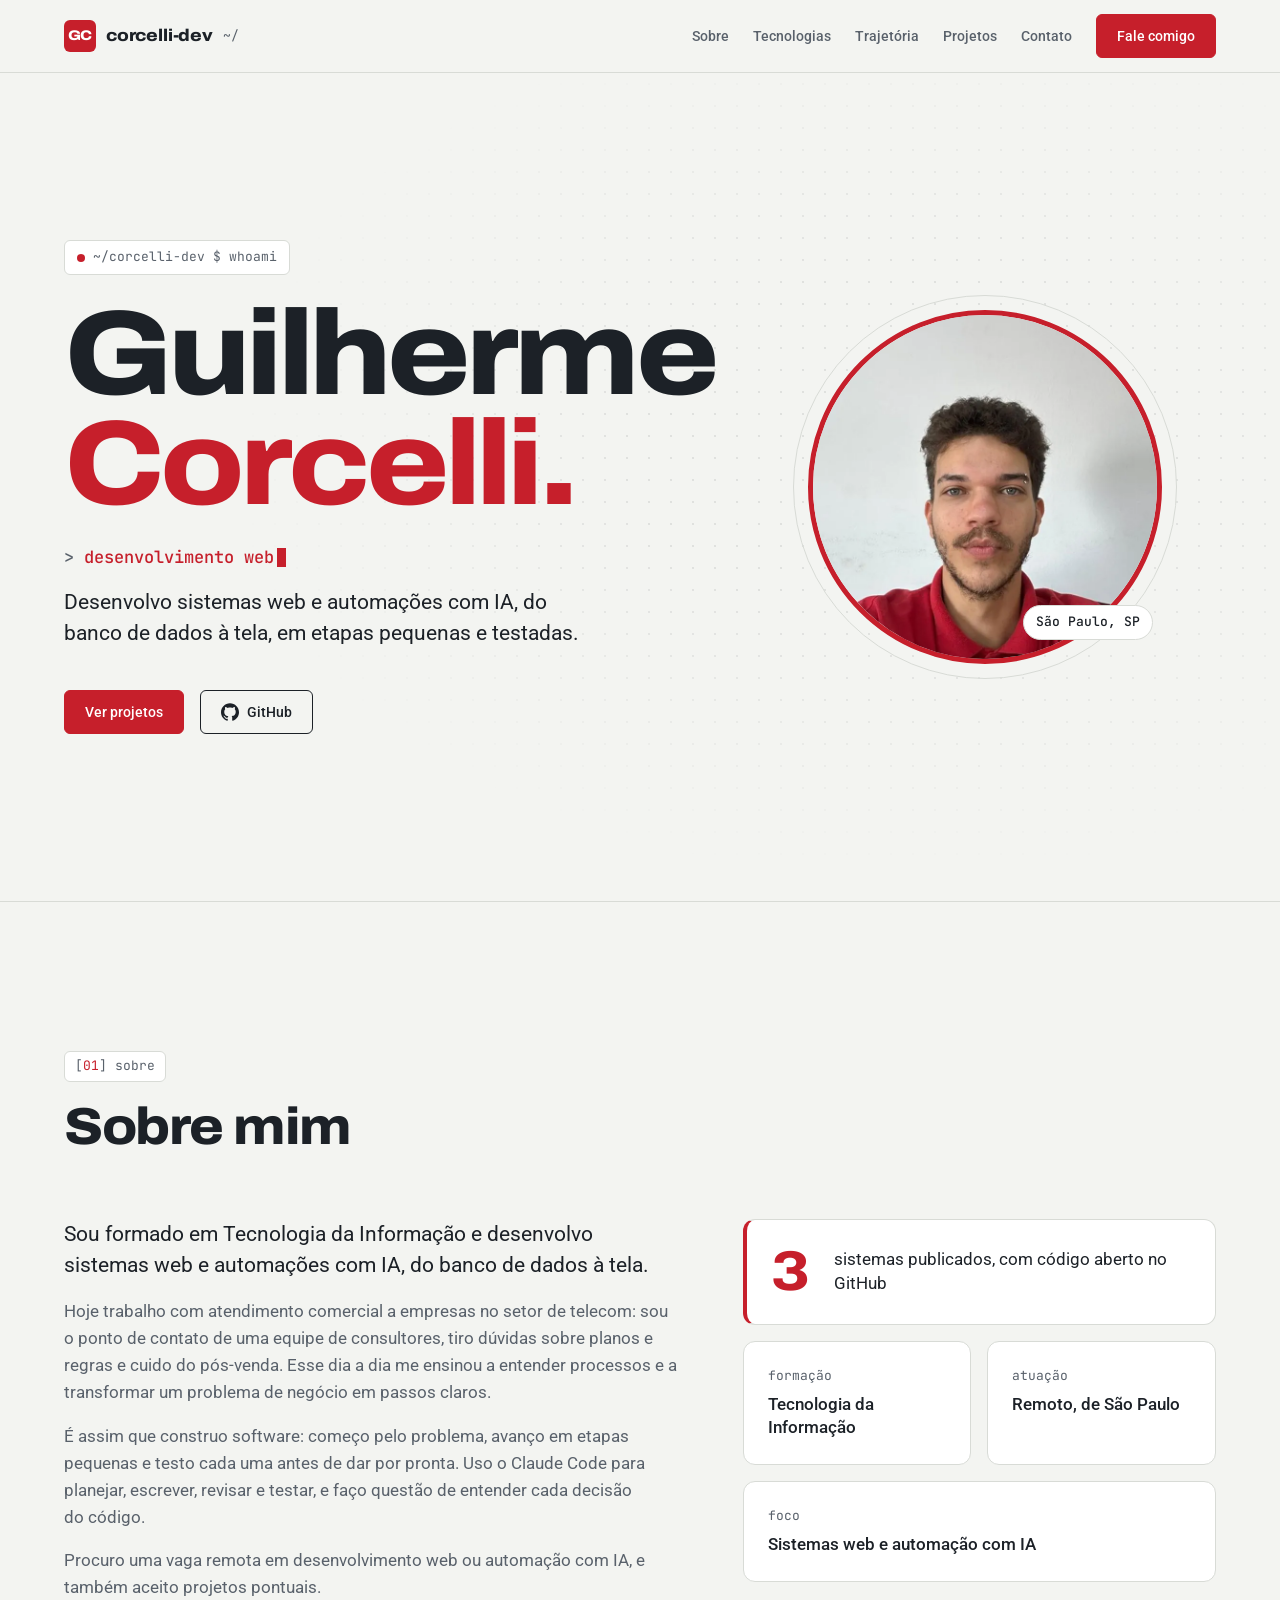
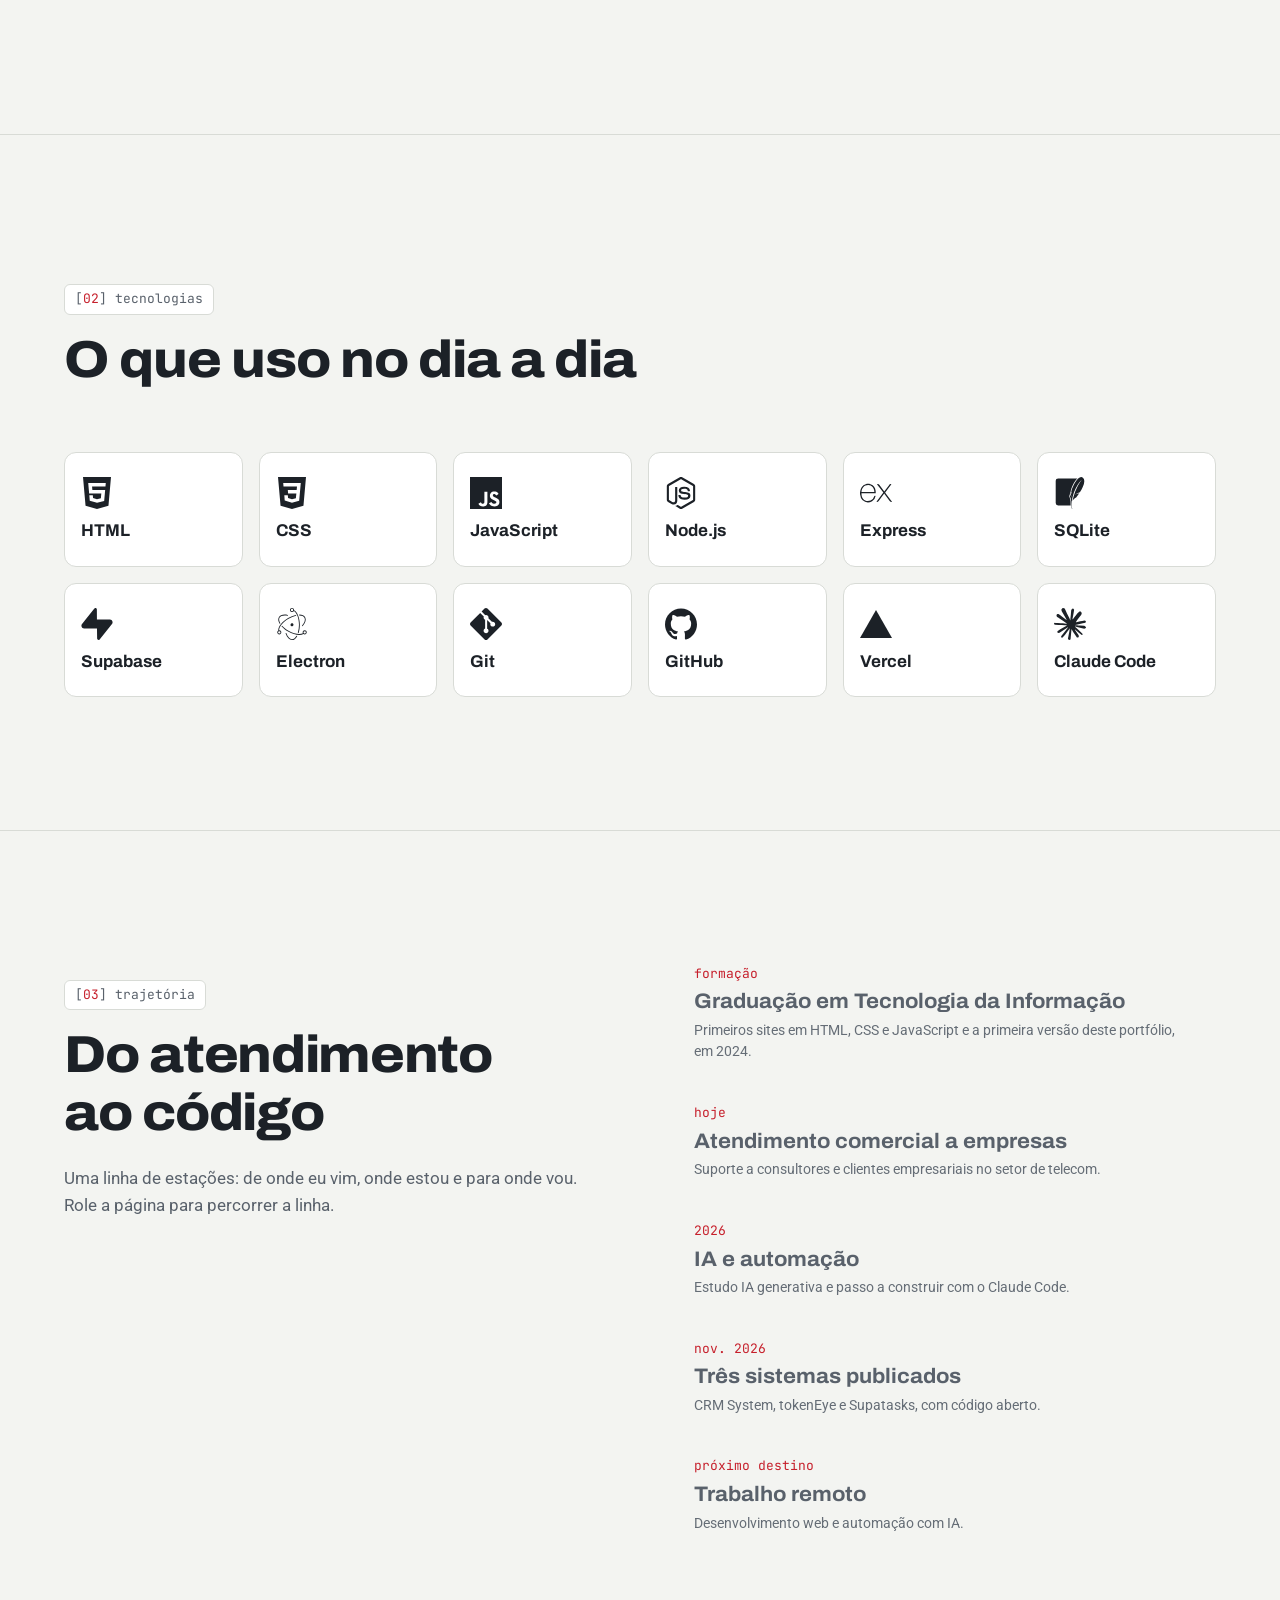
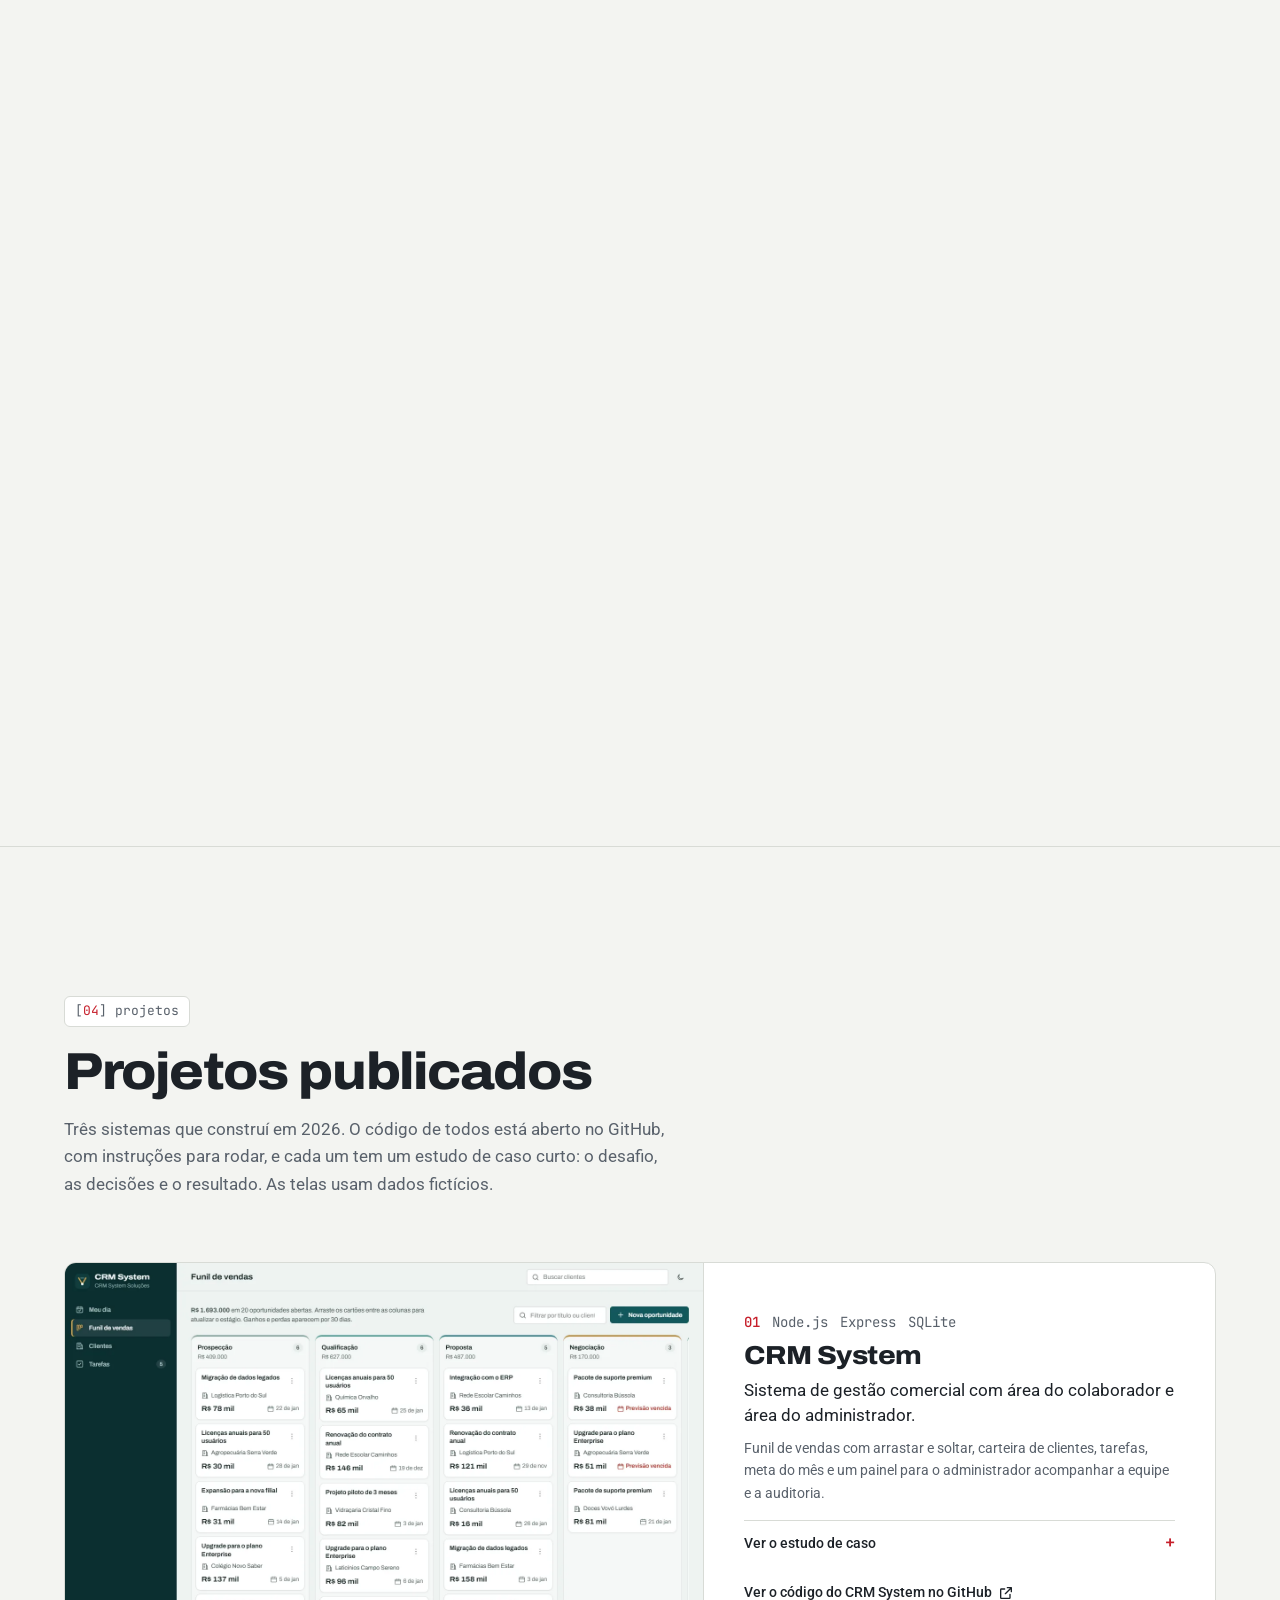
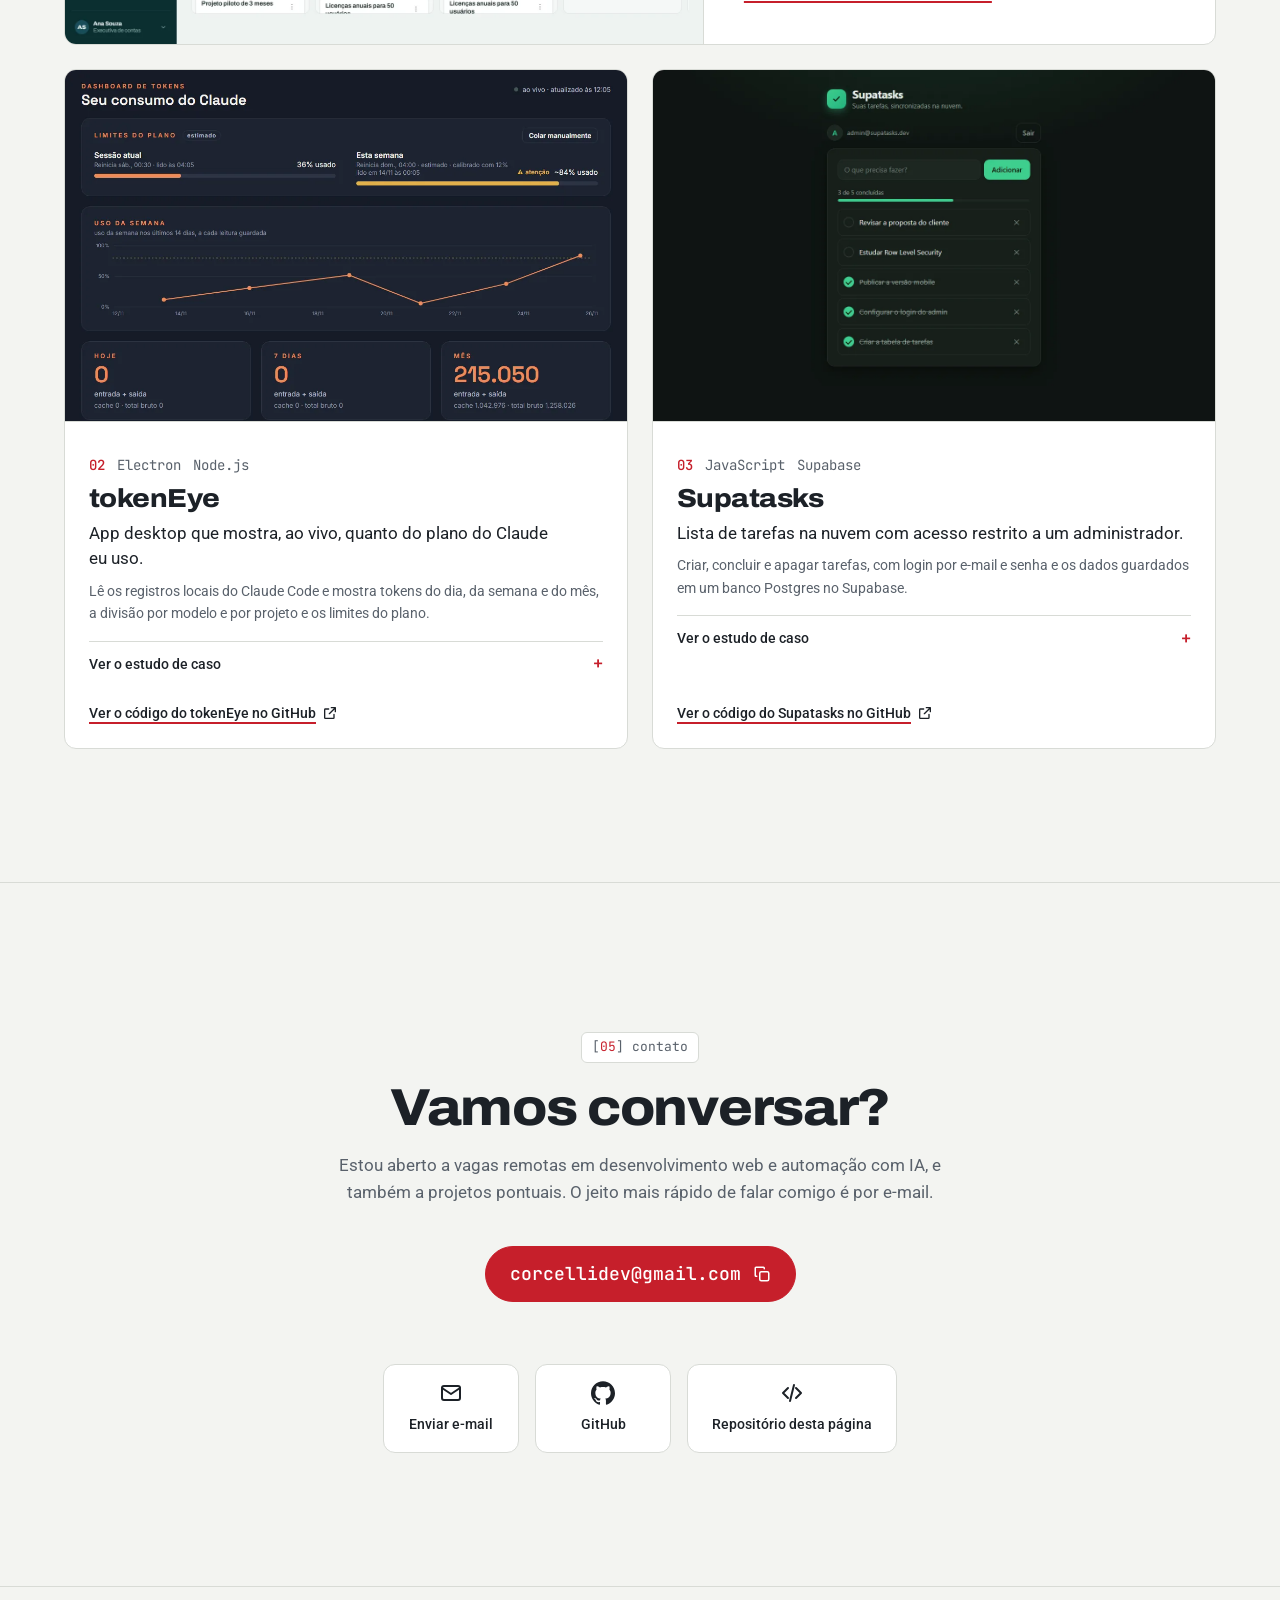
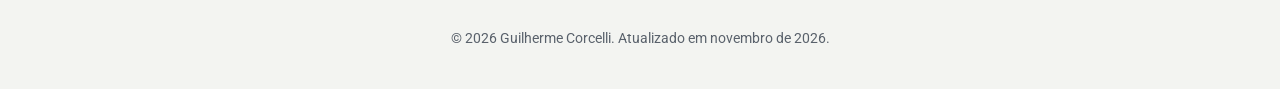
<file: index.html>
<!doctype html>
<html lang="pt-BR">
  <head>
    <meta charset="utf-8" />
    <meta name="viewport" content="width=device-width, initial-scale=1" />
    <title>Guilherme Corcelli | Desenvolvimento web e automação com IA</title>
    <meta
      name="description"
      content="Portfólio de Guilherme Corcelli: sistemas web e automações com IA, de São Paulo, aberto a trabalho remoto."
    />
    <link rel="canonical" href="https://corcelliportfolio.vercel.app/" />
    <meta name="theme-color" content="#f3f4f1" media="(prefers-color-scheme: light)" />
    <meta name="theme-color" content="#14181d" media="(prefers-color-scheme: dark)" />
    <link rel="icon" href="assets/icons/favicon.svg" type="image/svg+xml" />
    <link rel="apple-touch-icon" href="assets/icons/apple-touch-icon.png" />

    <!-- Prévia ao compartilhar o link (WhatsApp, LinkedIn etc.).
         A imagem precisa de endereço completo para os aplicativos encontrarem. -->
    <meta property="og:type" content="website" />
    <meta property="og:locale" content="pt_BR" />
    <meta property="og:site_name" content="Guilherme Corcelli" />
    <meta property="og:url" content="https://corcelliportfolio.vercel.app/" />
    <meta property="og:title" content="Guilherme Corcelli | Desenvolvimento web e automação com IA" />
    <meta
      property="og:description"
      content="Sistemas web e automações com IA, do banco de dados à tela. Projetos: CRM System, tokenEye e Supatasks."
    />
    <meta property="og:image" content="https://corcelliportfolio.vercel.app/assets/images/og-image.png" />
    <meta property="og:image:width" content="1200" />
    <meta property="og:image:height" content="630" />
    <meta
      property="og:image:alt"
      content="Guilherme Corcelli, desenvolvimento web e automação com IA, com a foto e a linha vermelha da trajetória"
    />
    <meta name="twitter:card" content="summary_large_image" />

    <!-- Dados estruturados: ajudam o Google a entender quem é a pessoa do site -->
    <script type="application/ld+json">
      {
        "@context": "https://schema.org",
        "@type": "Person",
        "name": "Guilherme Corcelli",
        "url": "https://corcelliportfolio.vercel.app/",
        "image": "https://corcelliportfolio.vercel.app/assets/images/guilherme-corcelli.jpg",
        "description": "Desenvolvo sistemas web e automações com IA, do banco de dados à tela.",
        "address": {
          "@type": "PostalAddress",
          "addressLocality": "São Paulo",
          "addressRegion": "SP",
          "addressCountry": "BR"
        },
        "knowsAbout": [
          "HTML",
          "CSS",
          "JavaScript",
          "Node.js",
          "Express",
          "SQLite",
          "Supabase",
          "Electron",
          "Automação com IA"
        ],
        "sameAs": ["https://github.com/Corcelliz"]
      }
    </script>

    <!-- Fontes: Archivo nos títulos, Roboto nos textos, JetBrains Mono nos detalhes de terminal -->
    <link rel="preconnect" href="https://fonts.googleapis.com" />
    <link rel="preconnect" href="https://fonts.gstatic.com" crossorigin />
    <link
      rel="stylesheet"
      href="https://fonts.googleapis.com/css2?family=Archivo:wdth,wght@62..125,500..800&family=JetBrains+Mono:wght@400;500&family=Roboto:wght@400;500;700&display=swap"
    />

    <!-- Marca que o JavaScript está ativo (o menu do celular depende disso) -->
    <script>
      document.documentElement.classList.add("js");
    </script>

    <link rel="stylesheet" href="css/base.css" />
    <link rel="stylesheet" href="css/layout.css" />
    <link rel="stylesheet" href="css/components.css" />
  </head>

  <body>
    <a class="pular" href="#conteudo">Pular para o conteúdo</a>

    <header class="topo">
      <div class="container">
        <a class="marca" href="#inicio" aria-label="Guilherme Corcelli, início" translate="no">
          <span class="marca-selo" aria-hidden="true">GC</span>
          <span class="marca-nome" aria-hidden="true">corcelli-dev</span>
          <!-- "Pasta" atual, como num terminal: muda conforme a rolagem (js/main.js) -->
          <span class="marca-caminho" aria-hidden="true">~/</span>
        </a>
        <nav class="menu" aria-label="Principal">
          <button class="menu-botao" type="button" aria-expanded="false" aria-controls="menu-lista">
            <span class="menu-botao-icone" aria-hidden="true"></span>
            Menu
          </button>
          <ul class="menu-lista" id="menu-lista" role="list">
            <li><a href="#sobre">Sobre</a></li>
            <li><a href="#tecnologias">Tecnologias</a></li>
            <li><a href="#trajetoria">Trajetória</a></li>
            <li><a href="#projetos">Projetos</a></li>
            <li><a href="#contato">Contato</a></li>
          </ul>
          <a class="botao" href="#contato">Fale comigo</a>
        </nav>
      </div>
    </header>

    <main id="conteudo">
      <!-- ========== Abertura ========== -->
      <section class="abertura" id="inicio" aria-labelledby="nome">
        <div class="container">
          <div>
            <p class="prompt" aria-hidden="true" translate="no">~/corcelli-dev $ whoami</p>
            <h1 class="nome" id="nome"><span>Guilherme</span> <span>Corcelli.</span></h1>
            <p class="papel">
              <span class="so-leitor">Desenvolvimento web e automação com IA</span>
              <!-- O JavaScript "digita" as frases aqui; leitores de tela ouvem a frase acima -->
              <span class="papel-texto" aria-hidden="true">desenvolvimento web</span>
              <span class="papel-cursor" aria-hidden="true"></span>
            </p>
            <p class="apresentacao">
              Desenvolvo sistemas web e automações com IA, do banco de dados à tela, em
              etapas pequenas e testadas.
            </p>
            <div class="acoes">
              <a class="botao" href="#projetos">Ver projetos</a>
              <a class="botao botao--contorno" href="https://github.com/Corcelliz">
                <svg aria-hidden="true"><use href="assets/icons/tecnologias.svg#i-github"></use></svg>
                GitHub
              </a>
            </div>
          </div>

          <figure class="retrato">
            <picture>
              <source srcset="assets/images/guilherme-corcelli.webp" type="image/webp" />
              <img
                src="assets/images/guilherme-corcelli.jpg"
                alt="Foto de Guilherme Corcelli"
                width="720"
                height="720"
                fetchpriority="high"
              />
            </picture>
            <figcaption class="retrato-selo">São Paulo, SP</figcaption>
          </figure>
        </div>
      </section>

      <!-- ========== 01 Sobre ========== -->
      <section class="secao sobre" id="sobre" aria-labelledby="sobre-titulo">
        <div class="container">
          <header class="secao-topo">
            <p class="secao-rotulo" aria-hidden="true">[<span>01</span>] sobre</p>
            <h2 class="secao-titulo" id="sobre-titulo">Sobre mim</h2>
          </header>

          <div class="sobre-grade">
            <div class="sobre-texto">
              <p class="destaque">
                Sou formado em Tecnologia da Informação e desenvolvo sistemas web e
                automações com IA, do banco de dados à tela.
              </p>
              <p>
                Hoje trabalho com atendimento comercial a empresas no setor de telecom: sou o
                ponto de contato de uma equipe de consultores, tiro dúvidas sobre planos e
                regras e cuido do pós-venda. Esse dia a dia me ensinou a entender processos e
                a transformar um problema de negócio em passos claros.
              </p>
              <p>
                É assim que construo software: começo pelo problema, avanço em etapas
                pequenas e testo cada uma antes de dar por pronta. Uso o
                <span translate="no">Claude Code</span> para planejar, escrever, revisar e
                testar, e faço questão de entender cada decisão do código.
              </p>
              <p>
                Procuro uma vaga remota em desenvolvimento web ou automação com IA, e também
                aceito projetos pontuais.
              </p>
            </div>

            <dl class="fatos">
              <div class="fato fato--numero cartao">
                <dt>sistemas publicados, com código aberto no GitHub</dt>
                <dd>3</dd>
              </div>
              <div class="fato cartao">
                <dt>formação</dt>
                <dd>Tecnologia da Informação</dd>
              </div>
              <div class="fato cartao">
                <dt>atuação</dt>
                <dd>Remoto, de São Paulo</dd>
              </div>
              <div class="fato fato--largo cartao">
                <dt>foco</dt>
                <dd>Sistemas web e automação com IA</dd>
              </div>
            </dl>
          </div>
        </div>
      </section>

      <!-- ========== 02 Tecnologias ========== -->
      <section class="secao" id="tecnologias" aria-labelledby="tecnologias-titulo">
        <div class="container">
          <header class="secao-topo">
            <p class="secao-rotulo" aria-hidden="true">[<span>02</span>] tecnologias</p>
            <h2 class="secao-titulo" id="tecnologias-titulo">O que uso no dia a dia</h2>
          </header>

          <ul class="tecnologias-grade" role="list">
              <li class="tecnologia cartao" style="--marca: #E34F26">
                <svg aria-hidden="true"><use href="assets/icons/tecnologias.svg#i-html"></use></svg>
                <strong translate="no">HTML</strong>
              </li>
              <li class="tecnologia cartao" style="--marca: #1572B6">
                <svg aria-hidden="true"><use href="assets/icons/tecnologias.svg#i-css"></use></svg>
                <strong translate="no">CSS</strong>
              </li>
              <li class="tecnologia cartao" style="--marca: #F7DF1E">
                <svg aria-hidden="true"><use href="assets/icons/tecnologias.svg#i-js"></use></svg>
                <strong translate="no">JavaScript</strong>
              </li>
              <li class="tecnologia cartao" style="--marca: #5FA04E">
                <svg aria-hidden="true"><use href="assets/icons/tecnologias.svg#i-node"></use></svg>
                <strong translate="no">Node.js</strong>
              </li>
              <li class="tecnologia cartao" style="--marca: var(--tinta)">
                <svg aria-hidden="true"><use href="assets/icons/tecnologias.svg#i-express"></use></svg>
                <strong translate="no">Express</strong>
              </li>
              <li class="tecnologia cartao" style="--marca: #003B57;--marca-escuro:#4DA6D6">
                <svg aria-hidden="true"><use href="assets/icons/tecnologias.svg#i-sqlite"></use></svg>
                <strong translate="no">SQLite</strong>
              </li>
              <li class="tecnologia cartao" style="--marca: #3FCF8E">
                <svg aria-hidden="true"><use href="assets/icons/tecnologias.svg#i-supabase"></use></svg>
                <strong translate="no">Supabase</strong>
              </li>
              <li class="tecnologia cartao" style="--marca: #47848F">
                <svg aria-hidden="true"><use href="assets/icons/tecnologias.svg#i-electron"></use></svg>
                <strong translate="no">Electron</strong>
              </li>
              <li class="tecnologia cartao" style="--marca: #F05032">
                <svg aria-hidden="true"><use href="assets/icons/tecnologias.svg#i-git"></use></svg>
                <strong translate="no">Git</strong>
              </li>
              <li class="tecnologia cartao" style="--marca: var(--tinta)">
                <svg aria-hidden="true"><use href="assets/icons/tecnologias.svg#i-github"></use></svg>
                <strong translate="no">GitHub</strong>
              </li>
              <li class="tecnologia cartao" style="--marca: var(--tinta)">
                <svg aria-hidden="true"><use href="assets/icons/tecnologias.svg#i-vercel"></use></svg>
                <strong translate="no">Vercel</strong>
              </li>
              <li class="tecnologia cartao" style="--marca: #D97757">
                <svg aria-hidden="true"><use href="assets/icons/tecnologias.svg#i-claude"></use></svg>
                <strong translate="no">Claude Code</strong>
              </li>
          </ul>
        </div>
      </section>

      <!-- ========== 03 Trajetória ========== -->
      <section class="secao" id="trajetoria" aria-labelledby="trajetoria-titulo">
        <div class="container trajetoria-grade">
          <div class="trajetoria-texto">
            <header class="secao-topo">
              <p class="secao-rotulo" aria-hidden="true">[<span>03</span>] trajetória</p>
              <h2 class="secao-titulo" id="trajetoria-titulo">Do atendimento ao código</h2>
            </header>
            <p>
              Uma linha de estações: de onde eu vim, onde estou e para onde vou. Role a
              página para percorrer a linha.
            </p>
          </div>

          <div class="trajetoria">
            <ol class="linha" role="list">
              <li class="estacao" style="--i: 0">
                <span class="estacao-quando">formação</span>
                <strong>Graduação em Tecnologia da Informação</strong>
                <p>
                  Primeiros sites em HTML, CSS e JavaScript e a primeira versão deste
                  portfólio, em 2024.
                </p>
              </li>
              <li class="estacao" style="--i: 1">
                <span class="estacao-quando">hoje</span>
                <strong>Atendimento comercial a empresas</strong>
                <p>Suporte a consultores e clientes empresariais no setor de telecom.</p>
              </li>
              <li class="estacao" style="--i: 2">
                <span class="estacao-quando">2026</span>
                <strong>IA e automação</strong>
                <p>
                  Estudo IA generativa e passo a construir com o
                  <span translate="no">Claude Code</span>.
                </p>
              </li>
              <li class="estacao" style="--i: 3">
                <span class="estacao-quando">nov. 2026</span>
                <strong>Três sistemas publicados</strong>
                <p>CRM System, tokenEye e Supatasks, com código aberto.</p>
              </li>
              <li class="estacao estacao--destino" style="--i: 4">
                <span class="estacao-quando">próximo destino</span>
                <strong>Trabalho remoto</strong>
                <p>Desenvolvimento web e automação com IA.</p>
              </li>
            </ol>
          </div>
        </div>
      </section>

      <!-- ========== 04 Projetos ========== -->
      <section class="secao" id="projetos" aria-labelledby="projetos-titulo">
        <div class="container">
          <header class="secao-topo">
            <p class="secao-rotulo" aria-hidden="true">[<span>04</span>] projetos</p>
            <h2 class="secao-titulo" id="projetos-titulo">Projetos publicados</h2>
            <p>
              Três sistemas que construí em 2026. O código de todos está aberto no GitHub,
              com instruções para rodar, e cada um tem um estudo de caso curto: o desafio, as
              decisões e o resultado. As telas usam dados fictícios.
            </p>
          </header>

          <div class="projetos-grade">
          <article class="projeto cartao projeto--destaque" id="crm-system" aria-labelledby="projeto-crm">
            <figure class="projeto-tela">
              <picture>
                <source srcset="assets/images/projects/crm-system.webp" type="image/webp" />
                <img
                  src="assets/images/projects/crm-system.png"
                  alt="Funil de vendas do CRM System, com oportunidades organizadas em colunas por estágio"
                  width="1440"
                  height="860"
                  loading="lazy"
                  decoding="async"
                />
              </picture>
            </figure>
            <div class="projeto-texto">
              <p class="projeto-meta" translate="no"><span>01</span><span>Node.js</span><span>Express</span><span>SQLite</span></p>
              <h3 id="projeto-crm" translate="no">CRM System</h3>
              <p class="projeto-resumo">Sistema de gestão comercial com área do colaborador e área do administrador.</p>
              <p>Funil de vendas com arrastar e soltar, carteira de clientes, tarefas, meta do mês e um painel para o administrador acompanhar a equipe e a auditoria.</p>
              <details class="caso">
                <summary>Ver o estudo de caso</summary>
                <dl>
                    <div>
                      <dt>Desafio</dt>
                      <dd>
                        Dois perfis de acesso, colaborador e administrador, com a segurança feita
                        no servidor e sem framework.
                      </dd>
                    </div>
                    <div>
                      <dt>Decisões</dt>
                      <dd>
                        Login validado no servidor, sessão em cookie httpOnly, proteção CSRF e
                        bloqueio por tentativas. Banco SQLite nativo do Node.js e front-end sem
                        etapa de build.
                      </dd>
                    </div>
                    <div>
                      <dt>Resultado</dt>
                      <dd>
                        Versão 1 publicada com licença MIT. Roda com <code>npm install</code> e
                        <code>npm start</code> e já cria uma base de demonstração 100% fictícia.
                      </dd>
                    </div>
                    <div>
                      <dt>Próximo passo</dt>
                      <dd>Testes automatizados.</dd>
                    </div>
                  </dl>
              </details>
              <a class="link-projeto" href="https://github.com/Corcelliz/crm-system">
                Ver o código do CRM System no GitHub
                <svg aria-hidden="true"><use href="assets/icons/tecnologias.svg#i-externo"></use></svg>
              </a>
            </div>
          </article>

          <article class="projeto cartao" id="tokeneye" aria-labelledby="projeto-tokeneye">
            <figure class="projeto-tela">
              <picture>
                <source srcset="assets/images/projects/tokeneye.webp" type="image/webp" />
                <img
                  src="assets/images/projects/tokeneye.png"
                  alt="Painel do tokenEye com limites do plano, uso da semana, tokens de hoje, da semana e do mês, divisão por modelo e por projeto"
                  width="1100"
                  height="1151"
                  loading="lazy"
                  decoding="async"
                />
              </picture>
            </figure>
            <div class="projeto-texto">
              <p class="projeto-meta" translate="no"><span>02</span><span>Electron</span><span>Node.js</span></p>
              <h3 id="projeto-tokeneye" translate="no">tokenEye</h3>
              <p class="projeto-resumo">App desktop que mostra, ao vivo, quanto do plano do Claude eu uso.</p>
              <p>Lê os registros locais do <span translate="no">Claude Code</span> e mostra tokens do dia, da semana e do mês, a divisão por modelo e por projeto e os limites do plano.</p>
              <details class="caso">
                <summary>Ver o estudo de caso</summary>
                <dl>
                    <div>
                      <dt>Desafio</dt>
                      <dd>
                        Acompanhar o uso do plano ao vivo sem mandar nenhum dado para fora do
                        computador.
                      </dd>
                    </div>
                    <div>
                      <dt>Decisões</dt>
                      <dd>
                        Ler só os metadados dos registros, nunca o conteúdo das conversas. Funciona
                        100% offline, sem telemetria, numa janela Electron com isolamento e CSP.
                      </dd>
                    </div>
                    <div>
                      <dt>Resultado</dt>
                      <dd>
                        Os registros repetiam mensagens e mais que dobravam o total; a contagem
                        passou a remover as repetidas. O projeto tem 67 testes automatizados.
                      </dd>
                    </div>
                    <div>
                      <dt>Próximo passo</dt>
                      <dd>Instalador e ícone próprio, numa versão 3.</dd>
                    </div>
                  </dl>
              </details>
              <a class="link-projeto" href="https://github.com/Corcelliz/tokenEye">
                Ver o código do tokenEye no GitHub
                <svg aria-hidden="true"><use href="assets/icons/tecnologias.svg#i-externo"></use></svg>
              </a>
            </div>
          </article>

          <article class="projeto cartao" id="supatasks" aria-labelledby="projeto-supatasks">
            <figure class="projeto-tela">
              <picture>
                <source srcset="assets/images/projects/supatasks.webp" type="image/webp" />
                <img
                  src="assets/images/projects/supatasks.png"
                  alt="Lista de tarefas do Supatasks com cinco tarefas, três delas concluídas"
                  width="1280"
                  height="800"
                  loading="lazy"
                  decoding="async"
                />
              </picture>
            </figure>
            <div class="projeto-texto">
              <p class="projeto-meta" translate="no"><span>03</span><span>JavaScript</span><span>Supabase</span></p>
              <h3 id="projeto-supatasks" translate="no">Supatasks</h3>
              <p class="projeto-resumo">Lista de tarefas na nuvem com acesso restrito a um administrador.</p>
              <p>Criar, concluir e apagar tarefas, com login por e-mail e senha e os dados guardados em um banco Postgres no Supabase.</p>
              <details class="caso">
                <summary>Ver o estudo de caso</summary>
                <dl>
                    <div>
                      <dt>Desafio</dt>
                      <dd>
                        Aprender back-end como serviço: banco, login e permissões sem escrever um
                        servidor.
                      </dd>
                    </div>
                    <div>
                      <dt>Decisões</dt>
                      <dd>
                        Segurança no próprio banco com Row Level Security: sem permissão, o banco
                        recusa a leitura e a escrita. Chave de acesso fora do código versionado.
                      </dd>
                    </div>
                    <div>
                      <dt>Resultado</dt>
                      <dd>
                        Versão 2 publicada, com layout pensado para o celular. No caminho, aprendi
                        a diagnosticar o acesso pelo status HTTP: 401 é falta de identificação e
                        403 é a regra do banco barrando.
                      </dd>
                    </div>
                  </dl>
              </details>
              <a class="link-projeto" href="https://github.com/Corcelliz/supatasks">
                Ver o código do Supatasks no GitHub
                <svg aria-hidden="true"><use href="assets/icons/tecnologias.svg#i-externo"></use></svg>
              </a>
            </div>
          </article>
          </div>
        </div>
      </section>

      <!-- ========== 05 Contato ========== -->
      <section class="secao contato" id="contato" aria-labelledby="contato-titulo">
        <div class="container">
          <header class="secao-topo">
            <p class="secao-rotulo" aria-hidden="true">[<span>05</span>] contato</p>
            <h2 class="secao-titulo" id="contato-titulo">Vamos conversar?</h2>
            <p>
              Estou aberto a vagas remotas em desenvolvimento web e automação com IA, e
              também a projetos pontuais. O jeito mais rápido de falar comigo é por e-mail.
            </p>
          </header>

          <button class="email-copiar" type="button" data-copiar="corcellidev@gmail.com">
            <span>corcellidev@gmail.com</span>
            <svg aria-hidden="true"><use href="assets/icons/tecnologias.svg#i-copiar"></use></svg>
            <span class="so-leitor">Copiar o e-mail</span>
          </button>
          <p class="aviso" role="status" aria-live="polite"></p>

          <ul class="canais" role="list">
            <li>
              <a class="canal cartao" href="mailto:corcellidev@gmail.com?subject=Contato%20pelo%20portf%C3%B3lio">
                <svg aria-hidden="true"><use href="assets/icons/tecnologias.svg#i-email"></use></svg>
                Enviar e-mail
              </a>
            </li>
            <li>
              <a class="canal cartao" href="https://github.com/Corcelliz">
                <svg aria-hidden="true"><use href="assets/icons/tecnologias.svg#i-github"></use></svg>
                GitHub
              </a>
            </li>
            <li>
              <a class="canal cartao" href="https://github.com/Corcelliz/corcelli-dev">
                <svg aria-hidden="true"><use href="assets/icons/tecnologias.svg#i-codigo"></use></svg>
                Repositório desta página
              </a>
            </li>
          </ul>
        </div>
      </section>
    </main>

    <footer class="rodape">
      <div class="container">
        <p>© 2026 Guilherme Corcelli. Atualizado em novembro de 2026.</p>
      </div>
    </footer>

    <script src="js/main.js" defer></script>
  </body>
</html>
</file>
<file: css/base.css>
/* =========================================================
   Base: cores, tipografia e reset.
   Paleta tirada da própria foto: a parede clara e o vermelho da camisa.
   ========================================================= */

:root {
  /* Cores (tema claro) */
  --papel: #f3f4f1;        /* fundo, o branco frio da parede */
  --superficie: #ffffff;   /* cartões e fundos elevados */
  --tinta: #1c2127;        /* texto principal, grafite */
  --tinta-suave: #59616b;  /* texto de apoio */
  --apagado: #656d76;      /* texto ainda não alcançado na trajetória (contraste 4,5:1) */
  --fio: #d8dbd6;          /* bordas e divisórias */
  --sinal: #c61f2b;        /* vermelho da linha: traços, links e foco */
  --sinal-fundo: #c61f2b;  /* fundo do botão principal */
  --sinal-texto: #ffffff;  /* texto sobre o vermelho */
  --sinal-veu: rgb(198 31 43 / 0.08); /* vermelho bem leve, para fundos de destaque */
  --ponto-grade: rgb(28 33 39 / 0.09); /* pontinhos do fundo da abertura */

  /* Tipografia */
  --fonte-titulo: "Archivo", "Arial Narrow", system-ui, sans-serif;
  --fonte-texto: "Roboto", system-ui, -apple-system, "Segoe UI", sans-serif;
  --fonte-mono: "JetBrains Mono", ui-monospace, "Cascadia Code", Consolas, monospace;

  /* Escala de tipos (razão 1,25, a partir de 17px) */
  --t-mini: 0.8125rem;
  --t-0: 0.875rem;
  --t-1: 1.0625rem;
  --t-2: 1.3125rem;
  --t-3: 1.625rem;
  --t-4: clamp(2rem, 1.5rem + 2.2vw, 3.25rem);
  --t-nome: clamp(3.5rem, 2rem + 7vw, 7.5rem);

  /* Espaços */
  --e-1: 0.5rem;
  --e-2: 1rem;
  --e-3: 1.5rem;
  --e-4: 2.5rem;
  --e-5: 4rem;
  --e-6: clamp(5rem, 3.5rem + 6vw, 8.5rem);

  --largura: 72rem;        /* largura máxima do conteúdo */
  --margem: clamp(1rem, 0.5rem + 3vw, 2.5rem);
  --raio: 6px;             /* botões e prints */
  --raio-cartao: 12px;     /* cartões */
  --cabecalho: 4.5rem;     /* altura do cabeçalho fixo */

  color-scheme: light dark;
}

/* Tema escuro: segue a preferência do sistema */
@media (prefers-color-scheme: dark) {
  :root {
    --papel: #14181d;
    --superficie: #1b2027;
    --tinta: #eceeea;
    --tinta-suave: #a3aab3;
    --apagado: #868d96;
    --fio: #2c323a;
    --sinal: #ff6b70;      /* mais claro para manter o contraste no fundo escuro */
    --sinal-fundo: #c61f2b;
    --sinal-texto: #ffffff;
    --sinal-veu: rgb(255 107 112 / 0.1);
    --ponto-grade: rgb(236 238 234 / 0.07);
  }
}

/* Reset enxuto */
*,
*::before,
*::after {
  box-sizing: border-box;
}

* {
  margin: 0;
}

html {
  -webkit-text-size-adjust: 100%;
  text-size-adjust: 100%;
  /* Os links de âncora não ficam escondidos atrás do cabeçalho fixo */
  scroll-padding-top: calc(var(--cabecalho) + 1rem);
}

@media (prefers-reduced-motion: no-preference) {
  html {
    scroll-behavior: smooth;
  }
}

body {
  background: var(--papel);
  color: var(--tinta);
  font-family: var(--fonte-texto);
  font-size: var(--t-1);
  line-height: 1.6;
  -webkit-font-smoothing: antialiased;
  text-rendering: optimizeLegibility;
}

img {
  display: block;
  max-width: 100%;
  height: auto;
}

picture {
  display: block;
}

svg {
  flex-shrink: 0;
}

h1,
h2,
h3 {
  font-family: var(--fonte-titulo);
  line-height: 1.1;
  text-wrap: balance;
}

p {
  text-wrap: pretty;
}

a {
  color: inherit;
}

/* Toque no celular: sem atraso de clique duplo e com um retorno discreto */
a,
button,
summary {
  touch-action: manipulation;
  -webkit-tap-highlight-color: rgb(198 31 43 / 0.15);
}

button {
  font: inherit;
  color: inherit;
}

ul[role="list"],
ol[role="list"] {
  list-style: none;
  padding: 0;
}

/* Trechos de código no texto, como npm start */
code {
  padding: 0.1em 0.35em;
  border: 1px solid var(--fio);
  border-radius: 4px;
  background: var(--papel);
  font-family: var(--fonte-mono);
  font-size: 0.85em;
  white-space: nowrap;
}

/* Foco visível para quem navega pelo teclado */
:focus-visible {
  outline: 2px solid var(--sinal);
  outline-offset: 3px;
  border-radius: 2px;
}

/* Some da tela, mas continua para leitores de tela */
.so-leitor {
  position: absolute;
  width: 1px;
  height: 1px;
  padding: 0;
  margin: -1px;
  overflow: hidden;
  clip: rect(0, 0, 0, 0);
  white-space: nowrap;
  border: 0;
}

/* Link para pular direto ao conteúdo */
.pular {
  position: absolute;
  left: var(--margem);
  top: -3rem;
  z-index: 20;
  padding: var(--e-1) var(--e-2);
  background: var(--tinta);
  color: var(--papel);
  text-decoration: none;
}

.pular:focus {
  top: var(--e-1);
}
</file>
<file: css/layout.css>
/* =========================================================
   Layout: cabeçalho, seções, grades de cada parte e rodapé.
   Ordem da página: abertura, sobre, tecnologias, trajetória,
   projetos e contato.
   ========================================================= */

.container {
  width: min(100% - 2 * var(--margem), var(--largura));
  margin-inline: auto;
}

/* ---------- Cabeçalho ---------- */

/* Fixo no topo: o menu fica sempre à mão */
.topo {
  position: sticky;
  top: 0;
  z-index: 10;
  border-bottom: 1px solid var(--fio);
  background: color-mix(in srgb, var(--papel) 88%, transparent);
  -webkit-backdrop-filter: blur(10px);
  backdrop-filter: blur(10px);
}

.topo .container {
  display: flex;
  align-items: center;
  justify-content: space-between;
  gap: var(--e-3);
  min-height: var(--cabecalho);
}

/* Marca: o quadrado vermelho do favicon, o nome do site e a "pasta" atual,
   como num terminal (~/sobre, ~/projetos...). */
.marca {
  display: inline-flex;
  align-items: center;
  gap: 0.625rem;
  text-decoration: none;
}

.marca-selo {
  display: grid;
  place-items: center;
  width: 2rem;
  height: 2rem;
  border-radius: var(--raio);
  background: var(--sinal-fundo);
  color: var(--sinal-texto);
  font-family: var(--fonte-titulo);
  font-weight: 800;
  font-stretch: 115%;
  font-size: 0.875rem;
  letter-spacing: -0.02em;
}

.marca-nome {
  font-family: var(--fonte-titulo);
  font-weight: 800;
  font-stretch: 110%;
  font-size: var(--t-1);
  letter-spacing: -0.01em;
}

.marca-caminho {
  font-family: var(--fonte-mono);
  font-size: var(--t-mini);
  color: var(--tinta-suave);
}

.menu {
  display: flex;
  align-items: center;
  gap: var(--e-3);
}

.menu-lista {
  display: flex;
  gap: var(--e-3);
}

.menu-lista a {
  display: inline-block;
  padding-block: 0.75rem;   /* alvo de toque com pelo menos 44 px */
  color: var(--tinta-suave);
  text-decoration: none;
  font-size: var(--t-0);
  font-weight: 500;
}

.menu-lista a:hover {
  color: var(--tinta);
}

/* Seção em que a pessoa está agora (marcada pelo js/main.js) */
.menu-lista a[aria-current="true"] {
  color: var(--tinta);
  text-decoration: underline;
  text-decoration-color: var(--sinal);
  text-decoration-thickness: 2px;
  text-underline-offset: 6px;
}

/* Botão do menu no celular: escondido no computador */
.menu-botao {
  display: none;
}

/* ---------- Seções ---------- */

.secao {
  padding-block: var(--e-6);
  border-top: 1px solid var(--fio);
}

/* Cabeçalho de cada seção: o rótulo em estilo terminal e o título */
.secao-topo {
  max-width: 44rem;
  margin-bottom: var(--e-5);
}

.secao-rotulo {
  display: inline-block;
  margin-bottom: var(--e-2);
  padding: 0.25rem 0.625rem;
  border: 1px solid var(--fio);
  border-radius: var(--raio);
  background: var(--superficie);
  color: var(--tinta-suave);
  font-family: var(--fonte-mono);
  font-size: var(--t-mini);
}

.secao-rotulo span {
  color: var(--sinal);
}

.secao-titulo {
  font-size: var(--t-4);
  font-weight: 800;
  font-stretch: 108%;
  letter-spacing: -0.025em;
}

.secao-topo p {
  margin-top: var(--e-2);
  color: var(--tinta-suave);
  max-width: 38rem;
}

/* ---------- Abertura ---------- */

.abertura {
  position: relative;
  overflow: hidden;
}

/* Fundo de pontinhos, que some em direção às bordas: dá textura sem distrair */
.abertura::before {
  content: "";
  position: absolute;
  inset: 0;
  background-image: radial-gradient(var(--ponto-grade) 1.2px, transparent 1.2px);
  background-size: 22px 22px;
  -webkit-mask-image: radial-gradient(ellipse 70% 70% at 70% 45%, #000 30%, transparent 75%);
  mask-image: radial-gradient(ellipse 70% 70% at 70% 45%, #000 30%, transparent 75%);
  pointer-events: none;
}

.abertura .container {
  position: relative;
  display: grid;
  grid-template-columns: minmax(0, 1.35fr) minmax(0, 1fr);
  align-items: center;
  gap: var(--e-5);
  min-height: min(52rem, calc(100svh - var(--cabecalho)));
  padding-block: var(--e-5);
}

/* ---------- Sobre ---------- */

.sobre-grade {
  display: grid;
  grid-template-columns: minmax(0, 1.3fr) minmax(0, 1fr);
  gap: var(--e-5);
  align-items: start;
}

.sobre-texto {
  max-width: 40rem;
}

.sobre-texto p + p {
  margin-top: var(--e-2);
}

.sobre-texto .destaque {
  font-size: var(--t-2);
  line-height: 1.5;
}

.sobre-texto p:not(.destaque) {
  color: var(--tinta-suave);
}

/* ---------- Trajetória ----------
   No computador, a cena (texto + linha) fica "presa" (sticky) enquanto a
   seção rola, e a linha é desenhada conforme a rolagem (js/main.js).
   A seção ganha altura extra para dar espaço à animação. Em telas baixas
   ou estreitas, tudo volta a rolar junto com a página. */

.trajetoria-grade {
  display: grid;
  grid-template-columns: minmax(0, 1fr) minmax(0, 1.1fr);
  gap: var(--e-5);
  align-items: start;
}

.trajetoria-texto .secao-topo {
  margin-bottom: var(--e-3);
}

.trajetoria-texto > p {
  max-width: 34rem;
  color: var(--tinta-suave);
}

@media (min-width: 52rem) and (min-height: 40rem) {
  .trajetoria-grade {
    min-height: 150vh;
  }

  .trajetoria,
  .trajetoria-texto {
    position: sticky;
    top: calc(var(--cabecalho) + 2.5rem);
  }
}

/* ---------- Projetos ---------- */

.projetos-grade {
  display: grid;
  grid-template-columns: repeat(2, minmax(0, 1fr));
  gap: var(--e-3);
}

/* O primeiro projeto ocupa a linha inteira, com o print ao lado do texto */
.projetos-grade > :first-child {
  grid-column: 1 / -1;
}

/* ---------- Contato ---------- */

.contato {
  text-align: center;
}

.contato .secao-topo {
  margin-inline: auto;
  margin-bottom: var(--e-4);
}

.contato .secao-topo p {
  margin-inline: auto;
}

/* ---------- Rodapé ---------- */

.rodape {
  border-top: 1px solid var(--fio);
  color: var(--tinta-suave);
  font-size: var(--t-0);
}

.rodape .container {
  display: flex;
  flex-wrap: wrap;
  align-items: center;
  justify-content: center;
  gap: var(--e-2);
  padding-block: var(--e-4);
}

.rodape ul {
  display: flex;
  gap: var(--e-3);
}

.rodape a {
  text-decoration-color: var(--fio);
  text-underline-offset: 3px;
}

.rodape a:hover {
  color: var(--tinta);
  text-decoration-color: var(--sinal);
}

/* ---------- Página 404 ---------- */

.nao-encontrada {
  border-top: 0;
}

.nao-encontrada .secao-titulo + p {
  max-width: 34rem;
  margin-top: var(--e-3);
  color: var(--tinta-suave);
}

.nao-encontrada .acoes {
  margin-top: var(--e-4);
}

/* ---------- Telas menores ---------- */

/* Notebook pequeno e tablet: menu mais compacto */
@media (max-width: 70rem) {
  .menu,
  .menu-lista {
    gap: var(--e-2);
  }

  .marca-caminho {
    display: none;
  }
}

/* Tablet e celular: uma coluna e menu em painel */
@media (max-width: 52rem) {
  .abertura .container,
  .sobre-grade,
  .trajetoria-grade,
  .projetos-grade {
    grid-template-columns: 1fr;
  }

  .abertura .container {
    min-height: 0;
    gap: var(--e-4);
    padding-block: var(--e-4) var(--e-5);
  }

  /* No celular, a foto vem antes do nome */
  .abertura .retrato {
    order: -1;
  }

  .secao-topo {
    margin-bottom: var(--e-4);
  }

  .menu-botao {
    display: inline-flex;
    align-items: center;
    gap: 0.5rem;
    min-height: 2.75rem;
    padding: 0 0.875rem;
    border: 1px solid var(--fio);
    border-radius: var(--raio);
    background: var(--superficie);
    font-size: var(--t-0);
    font-weight: 500;
    cursor: pointer;
  }

  /* Três tracinhos que viram um X quando o menu abre */
  .menu-botao-icone {
    position: relative;
    width: 1rem;
    height: 2px;
    background: currentColor;
    transition: background-color 0.15s ease;
  }

  .menu-botao-icone::before,
  .menu-botao-icone::after {
    content: "";
    position: absolute;
    left: 0;
    width: 100%;
    height: 2px;
    background: currentColor;
    transition: transform 0.2s cubic-bezier(0.2, 0, 0, 1);
  }

  .menu-botao-icone::before {
    transform: translateY(-5px);
  }

  .menu-botao-icone::after {
    transform: translateY(5px);
  }

  .menu-botao[aria-expanded="true"] .menu-botao-icone {
    background: transparent;
  }

  .menu-botao[aria-expanded="true"] .menu-botao-icone::before {
    transform: rotate(45deg);
  }

  .menu-botao[aria-expanded="true"] .menu-botao-icone::after {
    transform: rotate(-45deg);
  }

  /* O painel do menu desce logo abaixo do cabeçalho.
     ".menu .menu-lista" vence o reset de ul[role="list"], que zera o padding. */
  .menu .menu-lista {
    position: absolute;
    top: 100%;
    left: 0;
    right: 0;
    display: none;
    flex-direction: column;
    gap: 0;
    padding: var(--e-1) var(--margem) var(--e-2);
    border-bottom: 1px solid var(--fio);
    background: var(--papel);
  }

  .menu-lista.aberta {
    display: flex;
  }

  .menu-lista a {
    display: block;
    padding-block: 0.875rem;
    border-bottom: 1px solid var(--fio);
    font-size: var(--t-1);
  }

  .menu-lista li:last-child a {
    border-bottom: 0;
  }

  /* Sem JavaScript, o menu fica sempre visível (em linha, rolando de lado) */
  html:not(.js) .menu-botao {
    display: none;
  }

  html:not(.js) .menu-lista {
    position: static;
    display: flex;
    flex-direction: row;
    gap: var(--e-2);
    padding: 0;
    border: 0;
    background: none;
    overflow-x: auto;
  }

  .menu > .botao {
    display: none;
  }
}

@media (max-width: 34rem) {
  :root {
    --e-5: 3rem;
  }
}
</file>
<file: css/components.css>
/* =========================================================
   Componentes: botões, abertura, cartões, tecnologias,
   linha da trajetória, projetos e contato.
   ========================================================= */

/* ---------- Botões ---------- */

.botao {
  display: inline-flex;
  align-items: center;
  justify-content: center;
  gap: var(--e-1);
  min-height: 2.75rem;
  padding: 0.625rem 1.25rem;
  border: 1px solid var(--sinal-fundo);
  border-radius: var(--raio);
  background: var(--sinal-fundo);
  color: var(--sinal-texto);
  font: 500 var(--t-0) / 1 var(--fonte-texto);
  text-decoration: none;
  cursor: pointer;
  transition: background-color 0.15s ease, border-color 0.15s ease, color 0.15s ease;
}

.botao:hover {
  background: #a51824;
  border-color: #a51824;
}

.botao--contorno {
  background: transparent;
  border-color: var(--tinta);
  color: var(--tinta);
}

.botao--contorno:hover {
  background: var(--tinta);
  border-color: var(--tinta);
  color: var(--papel);
}

.botao svg {
  width: 1.125rem;
  height: 1.125rem;
}

.acoes {
  display: flex;
  flex-wrap: wrap;
  gap: var(--e-2);
}

/* ---------- Abertura ---------- */

/* Linha de comando acima do nome: o "terminal" da página */
.prompt {
  display: inline-flex;
  align-items: center;
  gap: 0.5rem;
  margin-bottom: var(--e-3);
  padding: 0.375rem 0.75rem;
  border: 1px solid var(--fio);
  border-radius: var(--raio);
  background: var(--superficie);
  font-family: var(--fonte-mono);
  font-size: var(--t-mini);
  color: var(--tinta-suave);
}

.prompt::before {
  content: "";
  width: 0.5rem;
  height: 0.5rem;
  border-radius: 50%;
  background: var(--sinal);
}

.nome {
  font-size: var(--t-nome);
  font-weight: 800;
  font-stretch: 112%;
  letter-spacing: -0.04em;
  line-height: 0.92;
}

.nome span {
  display: block;
}

/* O sobrenome em vermelho, com o ponto final: assinatura da página */
.nome span + span {
  color: var(--sinal);
}

/* Papel que vai sendo "digitado" (js/main.js). Sem JavaScript, fica a frase fixa. */
.papel {
  display: flex;
  align-items: center;
  min-height: 1.6em;
  margin-top: var(--e-3);
  font-family: var(--fonte-mono);
  font-size: var(--t-1);
  font-weight: 500;
  color: var(--sinal);
}

.papel::before {
  content: ">";
  margin-right: 0.625rem;
  color: var(--tinta-suave);
}

.papel-cursor {
  display: inline-block;
  width: 0.55em;
  height: 1.15em;
  margin-left: 0.15em;
  background: currentColor;
  vertical-align: text-bottom;
}

@media (prefers-reduced-motion: no-preference) {
  .papel-cursor {
    animation: piscar 1.1s steps(2, start) infinite;
  }
}

@keyframes piscar {
  to {
    visibility: hidden;
  }
}

.apresentacao {
  max-width: 34rem;
  margin-top: var(--e-2);
  font-size: var(--t-2);
  line-height: 1.5;
}

/* Os botões da abertura ficam um pouco afastados do texto */
.abertura .acoes {
  margin-top: var(--e-4);
}

/* Foto redonda com um anel vermelho e um anel fino, como as estações da trajetória */
.retrato {
  position: relative;
  justify-self: center;
  width: min(100%, 24rem);
  aspect-ratio: 1;
  padding: 0.875rem;
  border: 1px solid var(--fio);
  border-radius: 50%;
}

.retrato img {
  width: 100%;
  height: 100%;
  object-fit: cover;
  border: 5px solid var(--sinal);
  border-radius: 50%;
  background: var(--superficie);
}

.retrato-selo {
  position: absolute;
  right: 6%;
  bottom: 10%;
  padding: 0.375rem 0.75rem;
  border: 1px solid var(--fio);
  border-radius: 999px;
  background: var(--superficie);
  font-family: var(--fonte-mono);
  font-size: var(--t-mini);
  font-weight: 500;
}

@media (max-width: 52rem) {
  .retrato {
    justify-self: start;
    width: 11rem;
    padding: 0.5rem;
  }

  .retrato img {
    border-width: 4px;
  }

  .retrato-selo {
    right: -0.75rem;
    bottom: 0.5rem;
  }
}

/* ---------- Cartões (base comum) ---------- */

.cartao {
  border: 1px solid var(--fio);
  border-radius: var(--raio-cartao);
  background: var(--superficie);
}

/* ---------- Sobre: fatos rápidos ---------- */

.fatos {
  display: grid;
  grid-template-columns: repeat(2, minmax(0, 1fr));
  gap: var(--e-2);
}

.fato {
  padding: var(--e-3);
}

.fato dt {
  color: var(--tinta-suave);
  font-family: var(--fonte-mono);
  font-size: var(--t-mini);
}

.fato dd {
  margin-top: 0.375rem;
  font-weight: 500;
  line-height: 1.4;
}

/* O fato principal ocupa a linha toda, com o número grande e a faixa vermelha */
.fato--numero {
  grid-column: 1 / -1;
  display: flex;
  align-items: center;
  gap: var(--e-3);
  border-left: 4px solid var(--sinal);
}

.fato--numero dd {
  order: -1;
  margin: 0;
  font-family: var(--fonte-titulo);
  font-size: 3.5rem;
  font-weight: 800;
  font-stretch: 110%;
  line-height: 1;
  color: var(--sinal);
}

.fato--numero dt {
  font-family: var(--fonte-texto);
  font-size: var(--t-1);
  color: var(--tinta);
  line-height: 1.4;
}

.fato--largo {
  grid-column: 1 / -1;
}

/* ---------- Tecnologias ---------- */

.tecnologias-grade {
  display: grid;
  /* 9,5rem cabe duas colunas no celular e seis no computador (12 cartões = 2 linhas) */
  grid-template-columns: repeat(auto-fill, minmax(min(9.5rem, 100%), 1fr));
  gap: var(--e-2);
}

.tecnologia {
  display: flex;
  flex-direction: column;
  gap: 0.75rem;
  padding: var(--e-3) var(--e-2);
  transition: border-color 0.15s ease, background-color 0.15s ease;
}

.tecnologia svg {
  width: 2rem;
  height: 2rem;
  color: var(--tinta);
  transition: color 0.15s ease;
}

/* Ao passar o mouse, o cartão assume a cor da logo da tecnologia.
   --marca vem de cada cartão no HTML; --marca-escuro é uma versão mais clara
   para o tema escuro, quando a cor original some no fundo (só o SQLite). */
.tecnologia {
  --cor: var(--marca, var(--sinal));
}

@media (prefers-color-scheme: dark) {
  .tecnologia {
    --cor: var(--marca-escuro, var(--marca, var(--sinal)));
  }
}

.tecnologia:hover {
  border-color: var(--cor);
  background: color-mix(in srgb, var(--cor) 7%, var(--superficie));
}

.tecnologia:hover svg {
  color: var(--cor);
}

/* Scale no hover: o cartão cresce um pouco e o ícone cresce mais, com uma
   saída suave. Só em quem tem mouse e não pediu para reduzir movimento. */
@media (hover: hover) and (prefers-reduced-motion: no-preference) {
  .tecnologia {
    transition: transform 0.25s cubic-bezier(0.2, 0, 0, 1), border-color 0.15s ease,
      background-color 0.15s ease, box-shadow 0.25s ease;
  }

  .tecnologia svg {
    transition: transform 0.3s cubic-bezier(0.34, 1.4, 0.64, 1), color 0.15s ease;
  }

  .tecnologia:hover {
    transform: scale(1.06);
    box-shadow: 0 10px 24px -12px color-mix(in srgb, var(--cor) 55%, transparent);
    position: relative;
    z-index: 1;
  }

  .tecnologia:hover svg {
    transform: scale(1.18);
    transform-origin: left center;
  }

  .tecnologia:active {
    transform: scale(0.98);
  }
}

.tecnologia strong {
  font-family: var(--fonte-titulo);
  font-size: var(--t-1);
  font-weight: 700;
  line-height: 1.2;
}

/* ---------- Linha da trajetória ----------
   Cada estação desenha o próprio trecho da linha (::before) e o próprio
   ponto (::after). Os trechos se encostam, então a linha parece uma só.
   O último trecho é tracejado: é o destino que ainda não chegou. */

.linha {
  --eixo: 1.25rem;        /* posição horizontal da linha */
  --ponto: 1.125rem;      /* diâmetro da estação */
  --ponto-topo: 1.55rem;  /* altura do ponto: alinhado ao título, abaixo do rótulo */
  position: relative;
}

.estacao {
  position: relative;
  padding: 0 0 var(--e-4) calc(var(--eixo) + 1.75rem);
}

.estacao::before {
  content: "";
  position: absolute;
  left: var(--eixo);
  top: 0;
  bottom: 0;
  width: 4px;
  margin-left: -2px;
  background: var(--sinal);
  transform-origin: top;
}

.estacao::after {
  content: "";
  position: absolute;
  left: var(--eixo);
  top: var(--ponto-topo);
  width: var(--ponto);
  height: var(--ponto);
  margin-left: calc(var(--ponto) / -2);
  border: 4px solid var(--sinal);
  border-radius: 50%;
  background: var(--papel);
}

/* Quando: rótulo curto em estilo terminal, acima do título */
.estacao-quando {
  display: block;
  font-family: var(--fonte-mono);
  font-size: var(--t-mini);
  color: var(--sinal);
}

.estacao strong {
  display: block;
  margin-top: 0.25rem;
  font-family: var(--fonte-titulo);
  font-size: var(--t-2);
  font-weight: 700;
  font-stretch: 105%;
  line-height: 1.3;
}

.estacao p {
  margin-top: 0.25rem;
  color: var(--tinta-suave);
  font-size: var(--t-0);
  line-height: 1.55;
}

/* Destino: trecho tracejado que termina no ponto, e ponto vazado */
.estacao--destino {
  padding-bottom: 0;
}

.estacao--destino::before {
  bottom: auto;
  height: calc(var(--ponto-topo) + var(--ponto) / 2);
  background: repeating-linear-gradient(
    to bottom,
    var(--sinal) 0 5px,
    transparent 5px 10px
  );
}

.estacao--destino::after {
  border-width: 2px;
  border-style: dashed;
}

/* Animação guiada pela rolagem: o JavaScript calcula, para cada estação,
   quanto da linha já foi percorrido (--f, de 0 a 1) e marca a estação
   alcançada (.ativa) e a atual (.atual). Sem JavaScript ou com "reduzir
   movimento", a classe .anima não existe e a linha aparece pronta. */
.anima .estacao::before {
  transform: scaleY(var(--f, 0));
}

.anima .estacao::after {
  opacity: 0;
  transform: scale(0.6);
  transition: opacity 0.2s ease-out, transform 0.3s cubic-bezier(0.2, 0, 0, 1),
    background-color 0.2s ease-out;
}

.anima .estacao.ativa::after {
  opacity: 1;
  transform: scale(1);
}

/* A estação atual fica preenchida: mostra onde você está na trajetória */
.anima .estacao.atual::after {
  background: var(--sinal);
}

/* Estações ainda não alcançadas ficam mais apagadas, mas continuam legíveis
   (as duas cores passam do contraste mínimo de 4,5:1) */
.anima .estacao strong,
.anima .estacao p {
  transition: color 0.3s ease-out;
}

.anima .estacao:not(.ativa) strong {
  color: var(--tinta-suave);
}

.anima .estacao:not(.ativa) p {
  color: var(--apagado);
}

/* ---------- Projetos ---------- */

.projeto {
  display: flex;
  flex-direction: column;
  overflow: hidden;
}

.projeto-tela {
  border-bottom: 1px solid var(--fio);
  background: var(--papel);
}

.projeto-tela img {
  width: 100%;
  aspect-ratio: 16 / 10;
  object-fit: cover;
  object-position: top left;
}

.projeto-texto {
  display: flex;
  flex-direction: column;
  flex: 1;
  padding: var(--e-3) var(--e-3) var(--e-3);
}

/* Número e tecnologias, em estilo terminal */
.projeto-meta {
  display: flex;
  flex-wrap: wrap;
  gap: 0.25rem 0.75rem;
  font-family: var(--fonte-mono);
  font-size: var(--t-mini);
  color: var(--tinta-suave);
}

.projeto-meta span:first-child {
  color: var(--sinal);
  font-weight: 500;
}

.projeto h3 {
  margin-top: var(--e-1);
  font-size: var(--t-3);
  font-weight: 800;
  font-stretch: 110%;
  letter-spacing: -0.02em;
}

.projeto-resumo {
  margin-top: var(--e-1);
  font-size: var(--t-1);
  line-height: 1.5;
}

.projeto-texto > p:not(.projeto-resumo) {
  margin-top: var(--e-1);
  color: var(--tinta-suave);
  font-size: var(--t-0);
}

/* Estudo de caso: abre e fecha ao clicar, para o cartão não virar um muro de texto */
.caso {
  margin-top: var(--e-2);
  border-top: 1px solid var(--fio);
}

.caso summary {
  display: flex;
  align-items: center;
  justify-content: space-between;
  gap: var(--e-1);
  min-height: 2.75rem;
  padding-block: 0.5rem;
  font-weight: 500;
  font-size: var(--t-0);
  cursor: pointer;
  list-style: none;
}

.caso summary::-webkit-details-marker {
  display: none;
}

/* Sinal de "+" que vira "−" quando o estudo está aberto */
.caso summary::after {
  content: "+";
  font-family: var(--fonte-mono);
  font-size: var(--t-1);
  color: var(--sinal);
}

.caso[open] summary::after {
  content: "−";
}

.caso summary:hover {
  color: var(--sinal);
}

.caso dl {
  padding-bottom: var(--e-1);
  font-size: var(--t-0);
}

.caso dl > div {
  display: grid;
  grid-template-columns: 7rem minmax(0, 1fr);
  gap: var(--e-2);
  padding-block: 0.625rem;
  border-top: 1px solid var(--fio);
}

.caso dt {
  color: var(--tinta-suave);
  font-weight: 500;
}

.caso dd {
  line-height: 1.55;
}

.link-projeto {
  display: inline-flex;
  align-items: center;
  gap: 0.375rem;
  align-self: flex-start;
  margin-top: auto;
  padding-top: var(--e-2);
  font-weight: 500;
  font-size: var(--t-0);
  text-decoration-color: var(--sinal);
  text-decoration-thickness: 2px;
  text-underline-offset: 4px;
}

.link-projeto svg {
  width: 1rem;
  height: 1rem;
}

.link-projeto:hover {
  color: var(--sinal);
}

/* Projeto em destaque: print ao lado do texto, na linha inteira */
@media (min-width: 52rem) {
  .projeto--destaque {
    display: grid;
    grid-template-columns: minmax(0, 1.25fr) minmax(0, 1fr);
  }

  .projeto--destaque .projeto-tela {
    border-bottom: 0;
    border-right: 1px solid var(--fio);
  }

  .projeto--destaque .projeto-tela img {
    height: 100%;
    aspect-ratio: auto;
    min-height: 22rem;
  }

  .projeto--destaque .projeto-texto {
    padding: var(--e-4);
  }
}

@media (max-width: 34rem) {
  .caso dl > div {
    grid-template-columns: 1fr;
    gap: 0.125rem;
  }

  .fato--numero dd {
    font-size: 2.75rem;
  }
}

/* ---------- Contato ---------- */

/* E-mail em destaque, em forma de pílula: clicar copia o endereço */
.email-copiar {
  display: inline-flex;
  align-items: center;
  gap: 0.75rem;
  max-width: 100%;
  min-height: 3.5rem;
  padding: 0.75rem 1.5rem;
  border: 1px solid var(--sinal-fundo);
  border-radius: 999px;
  background: var(--sinal-fundo);
  color: var(--sinal-texto);
  font-family: var(--fonte-mono);
  font-size: clamp(0.9375rem, 0.8rem + 0.6vw, 1.125rem);
  font-weight: 500;
  cursor: pointer;
  transition: background-color 0.15s ease;
}

.email-copiar:hover {
  background: #a51824;
}

.email-copiar span {
  overflow-wrap: anywhere;
}

.email-copiar svg {
  width: 1.125rem;
  height: 1.125rem;
}

.aviso {
  min-height: 1.6em;
  margin-top: var(--e-2);
  color: var(--tinta-suave);
  font-size: var(--t-0);
}

/* Canais: cartões pequenos com ícone e nome */
.canais {
  display: flex;
  flex-wrap: wrap;
  justify-content: center;
  gap: var(--e-2);
  margin-top: var(--e-3);
}

.canal {
  display: flex;
  flex-direction: column;
  align-items: center;
  gap: 0.5rem;
  min-width: 8.5rem;
  padding: var(--e-2) var(--e-3);
  text-decoration: none;
  font-size: var(--t-0);
  font-weight: 500;
  transition: border-color 0.15s ease, color 0.15s ease;
}

.canal svg {
  width: 1.5rem;
  height: 1.5rem;
}

.canal:hover {
  border-color: var(--sinal);
  color: var(--sinal);
}

/* Celular: cartões de tecnologia mais compactos, em duas colunas */
@media (max-width: 34rem) {
  .tecnologias-grade {
    gap: 0.75rem;
  }

  .tecnologia {
    gap: 0.625rem;
    padding: var(--e-2);
  }

  .tecnologia svg {
    width: 1.75rem;
    height: 1.75rem;
  }
}

/* Celular: os três canais lado a lado, do mesmo tamanho, em vez de 2 + 1 */
@media (max-width: 34rem) {
  .canais {
    display: grid;
    grid-template-columns: repeat(3, 1fr);
    gap: var(--e-1);
  }

  .canal {
    min-width: 0;
    padding: var(--e-2) 0.5rem;
    text-align: center;
  }
}
</file>
